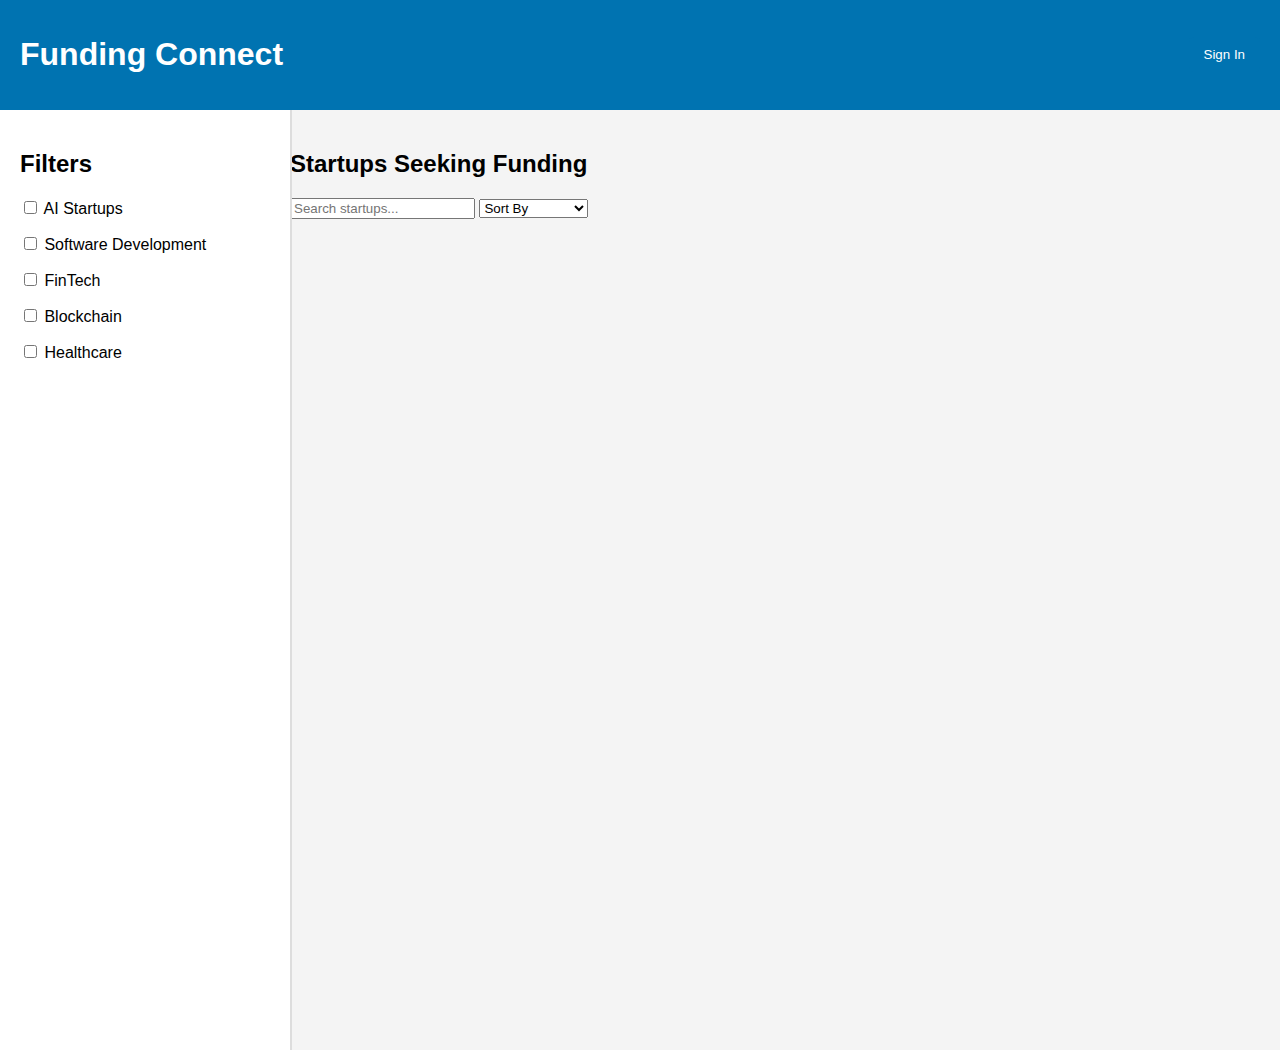
<file: funding.html>
<!DOCTYPE html>
<html lang="en">
<head>
    <meta charset="UTF-8">
    <meta name="viewport" content="width=device-width, initial-scale=1.0">
    <title>Funding Connect</title>
    <style>
        body {
            font-family: Arial, sans-serif;
            margin: 0;
            padding: 0;
            background-color: #f4f4f4;
            display: flex;
            flex-direction: column;
            height: 100vh;
        }
        ::-webkit-scrollbar{
            display: none;
        }
        header {
            background: #0073b1;
            color: #fff;
            padding: 15px 20px;
            display: flex;
            justify-content: space-between;
            align-items: center;
        }
        .container {
            display: flex;
            height: calc(100vh - 60px);
        }
        .sidebar {
            width: 250px;
            background: #fff;
            padding: 20px;
            border-right: 2px solid #ddd;
            position: fixed;
            height: 100%;
            overflow-y: auto;
        }
        .content {
            flex: 1;
            margin-left: 270px;
            padding: 20px;
            overflow-y: auto;
            height: 100vh;
        }
        .startup-card {
            background: #fff;
            padding: 15px;
            border-radius: 5px;
            box-shadow: 0 0 10px rgba(0, 0, 0, 0.1);
            margin-bottom: 15px;
        }
        button {
            background: #0073b1;
            color: white;
            padding: 10px 15px;
            border: none;
            cursor: pointer;
            border-radius: 5px;
        }
        button:hover {
            background: #005f8b;
        }
        .controls {
            margin-bottom: 15px;
        }
        
        @media (max-width: 768px) {
            .container {
                flex-direction: column;
            }
            .sidebar {
                position: relative;
                width: 100%;
                height: auto;
            }
            .content {
                margin-left: 0;
            }
        }
    </style>
</head>
<body>
    <header>
        <h1>Funding Connect</h1>
        <button onclick="signInWithGoogle()">Sign In</button>
    </header>
    
    <div class="container">
        <div class="sidebar">
            <h2>Filters</h2>
            <p><input type="checkbox" id="aiFilter" onclick="filterStartups()"> AI Startups</p>
            <p><input type="checkbox" id="softwareFilter" onclick="filterStartups()"> Software Development</p>
            <p><input type="checkbox" id="fintechFilter" onclick="filterStartups()"> FinTech</p>
            <p><input type="checkbox" id="blockchainFilter" onclick="filterStartups()"> Blockchain</p>
            <p><input type="checkbox" id="healthcareFilter" onclick="filterStartups()"> Healthcare</p>
        </div>
        
        <div class="content">
            <h2>Startups Seeking Funding</h2>
            <div class="controls">
                <input type="text" id="searchInput" placeholder="Search startups..." onkeyup="filterStartups()">
                <select id="sortSelect" onchange="filterStartups()">
                    <option value="">Sort By</option>
                    <option value="funding_stage">Funding Stage</option>
                    <option value="location">Location</option>
                </select>
            </div>
            <div id="startupsList"></div>
        </div>
    </div>
    
    <script>
        function signInWithGoogle() {
            alert("Google Sign-In coming soon!");
        }
        
        let allStartups = [];
        
        async function fetchStartups() {
            try {
                const response = await fetch('https://67ae21869e85da2f020c863f.mockapi.io/funding');
                allStartups = await response.json();
                displayStartups(allStartups);
            } catch (error) {
                console.error("Error fetching startups:", error);
            }
        }
        
        function displayStartups(startups) {
            const startupsList = document.getElementById("startupsList");
            startupsList.innerHTML = "";
            
            startups.forEach(startup => {
                const div = document.createElement("div");
                div.classList.add("startup-card");
                div.innerHTML = `<h3>${startup.name}</h3>
                                 <p>Industry: ${startup.industry}</p>
                                 <p>Funding Stage: ${startup.funding_stage}</p>
                                 <p>Location: ${startup.location}</p>
                                 <p>Seeking: ${startup.seeking}</p>`;
                startupsList.appendChild(div);
            });
        }
        
        function filterStartups() {
            const searchQuery = document.getElementById("searchInput").value.toLowerCase();
            const sortOption = document.getElementById("sortSelect").value;
            
            const aiChecked = document.getElementById("aiFilter").checked;
            const softwareChecked = document.getElementById("softwareFilter").checked;
            const fintechChecked = document.getElementById("fintechFilter").checked;
            const blockchainChecked = document.getElementById("blockchainFilter").checked;
            const healthcareChecked = document.getElementById("healthcareFilter").checked;
            
            let filteredStartups = allStartups.filter(startup => {
                if (aiChecked && startup.industry === "AI") return true;
                if (softwareChecked && startup.industry === "Software Development") return true;
                if (fintechChecked && startup.industry === "FinTech") return true;
                if (blockchainChecked && startup.industry === "Blockchain") return true;
                if (healthcareChecked && startup.industry === "Healthcare") return true;
                return !aiChecked && !softwareChecked && !fintechChecked && !blockchainChecked && !healthcareChecked;
            }).filter(startup => startup.name.toLowerCase().includes(searchQuery));
            
            if (sortOption) {
                filteredStartups.sort((a, b) => a[sortOption].localeCompare(b[sortOption]));
            }
            
            displayStartups(filteredStartups);
        }
        
        fetchStartups();
    </script>
</body>
</html>
</file>
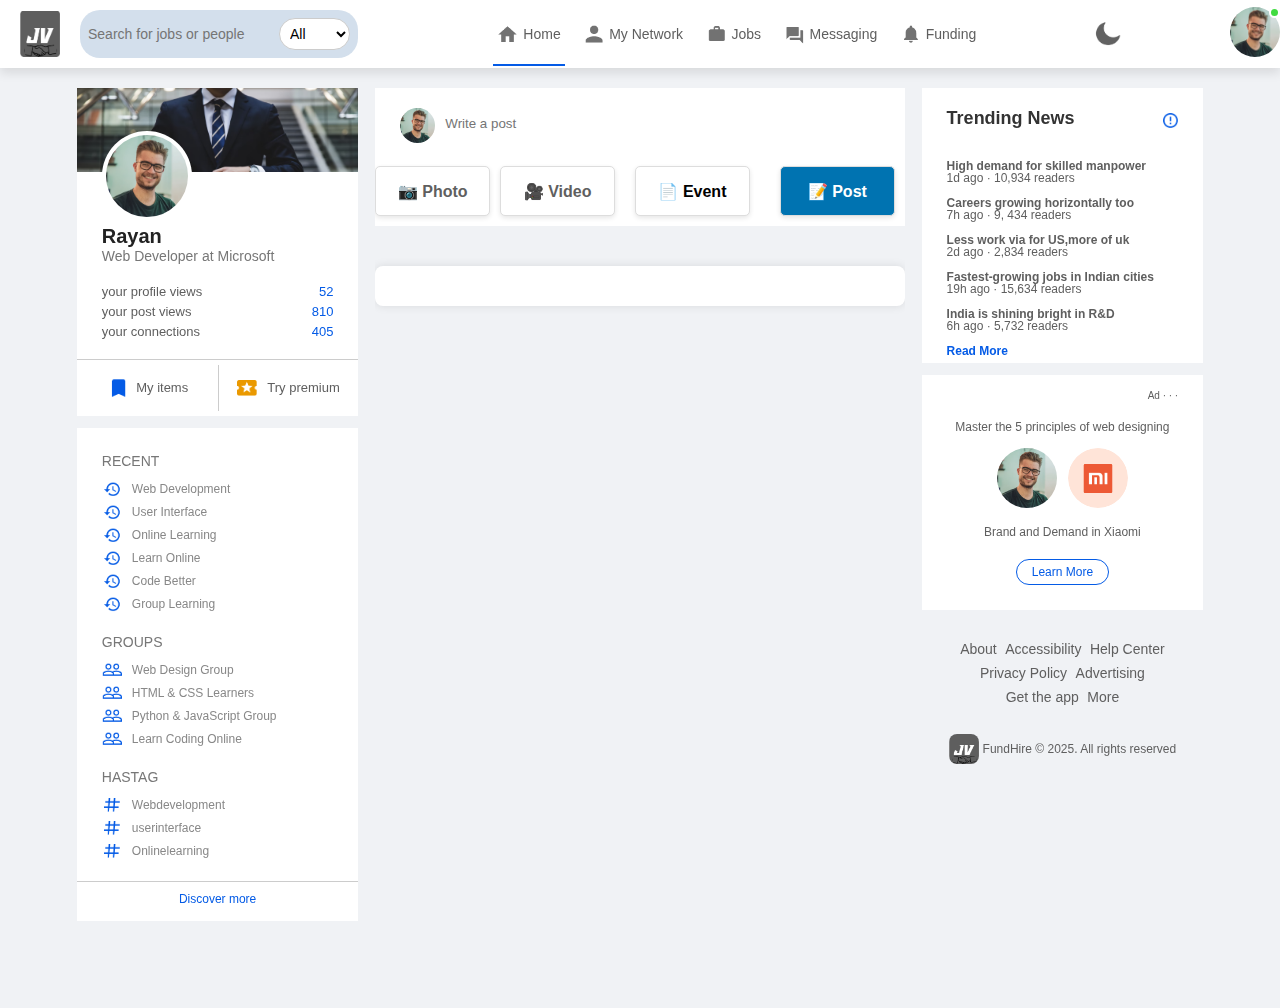
<file: homepage.html>
<!DOCTYPE html>
<html lang="en">
<head>
    <meta charset="UTF-8">
    <meta name="viewport" content="width=device-width, initial-scale=1.0">
    <title>JobVest</title>
    <link rel="stylesheet" href="./style.css">
</head>
<body>
   <nav class="navbar">
    <div class="nav">
      <img src="./images/logo1.png" alt="Logo" style="width: 40px;">
      <div class="search-container">
          <input type="text" id="searchInput" class="search-input" placeholder="Search for jobs or people">
          <select id="filterCategory" class="filter-select">
              <option value="all">All</option>
              <option value="users">Users</option>
              <option value="jobs">Jobs</option>
          </select>
      </div>
    </div>
    <div class="results-container" id="searchResults"></div>
    <div class="nav-mid">
        <ul>
            <li><a href="./homepage.html" class="activelink"><img src="./images/home.png" alt=""><span>Home</span></a></li>
            <li><a href="./network.html"><img src="./images/network.png" alt=""><span>My Network</span></a></li>
            <li><a href="./jobs.html"><img src="./images/jobs.png" alt=""><span>Jobs</span></a></li>
            <li><a href="./messaging.html"><img src="./images/message.png" alt=""><span>Messaging</span></a></li>
            <li><a href="./funding.html"><img src="./images/notification.png" alt=""><span>Funding</span></a></li>
        </ul>
    </div>
    <img src="./images/moon.png" id="icon">
    <div class="nav-right">
        <div class="online">
            <img src="./images/user-1.png" class="nav-profile-img" onclick="toggleMenu()" >
        </div>
    </div>
    <div class="profile" id="profileMenu">
      <div class="profile_menu">
        <div class="user-info">
          <img src="./images/user-1.png" alt="">
          <div>
            <h3>Rayan Walton</h3>
            <a href="profile.html">See your profile</a>
          </div>
        </div>
        <hr>
        <a href="" class="profilemenu_link">
        <img src="./images/feedback.png" alt="">
        <p>Give feedback</p>
        <span>></span></a>
        <a href="" class="profilemenu_link">
            <img src="./images/setting.png" alt="">
            <p>Settings & Privacy</p>
            <span>></span></a>
            <a href="" class="profilemenu_link">
              <img src="./images/help.png" alt="">
              <p>Help & Support</p>
              <span>></span></a>
              <a href="./index.html" class="profilemenu_link">
                <img src="./images/logout.png" alt="">
                <p>Logout</p>
                <span>></span></a>
      </div>
    </div>
   </nav>
   <div class="container">
    <div class="left-side"> 
      <div class="sidebar-profile-box">
        <img src="./images/cover-pic.png" width="100%">
        <div class="sidebar-profile-info">
          <img src="./images/user-1.png" alt="">
          <h1>Rayan</h1>
          <h3>Web Developer at Microsoft</h3>
          <ul>
            <li>your profile views <span>52</span></li>
            <li>your post views <span>810</span></li>
            <li>your connections <span>405</span></li>
          </ul>
        </div>
        <div class="sidebar-profile-link">
          <a href=""><img src="./images/items.png" alt="">My items</a>
          <a href="./trypremium.html"><img src="./images/premium.png" alt="">Try premium</a>
        </div>
      </div>
      <div class="sidebar-activity">
        <h3>RECENT</h3>
        <a href=""><img src="./images/recent.png" alt="">Web Development</a>
        <a href=""><img src="./images/recent.png" alt="">User Interface</a>
        <a href=""><img src="./images/recent.png" alt="">Online Learning</a>
        <a href=""><img src="./images/recent.png" alt="">Learn Online</a>
        <a href=""><img src="./images/recent.png" alt="">Code Better</a>
        <a href=""><img src="./images/recent.png" alt="">Group Learning</a>
        <h3>GROUPS</h3>
        <a href=""><img src="./images/group.png" alt="">Web Design Group</a>
        <a href=""><img src="./images/group.png" alt="">HTML & CSS Learners</a>
        <a href=""><img src="./images/group.png" alt="">Python & JavaScript Group</a>
        <a href=""><img src="./images/group.png" alt="">Learn Coding Online</a>
        <h3>HASTAG</h3>
        <a href=""><img src="./images/hashtag.png" alt="">Webdevelopment</a>
        <a href=""><img src="./images/hashtag.png" alt="">userinterface</a>
        <a href=""><img src="./images/hashtag.png" alt="">Onlinelearning</a>
        <div class="discover-more-link">
          <a href="">Discover more</a>
        </div>
      </div>
    </div>
    <div class="middle">
      <div class="create-post">
          <div class="create-post-input">
              <img id="current-user-pic" src="./images/user-1.png" alt="User Profile">
              <textarea id="post-text" rows="2" placeholder="Write a post"></textarea>
          </div>
          <div class="post-options">
              <label for="photo-upload" class="btn">
                  📷 Photo
                  <input type="file" id="photo-upload" accept="image/*" class="hidden-input">
              </label>
  
              <label for="video-upload" class="btn">
                  🎥 Video
                  <input type="file" id="video-upload" accept="video/*" class="hidden-input">
              </label>
  
              <button class="btn">📄 Event</button>
              <button id="post-btn" class="btn active">📝 Post</button> <!-- POST BUTTON -->
          </div>
      </div>
  
      <div class="feed-container">
          <div id="feed"></div> <!-- Posts will be added here dynamically -->
      </div>
  </div>
  
    <div class="right-side">
      <div class="sidebar-news">
        <img src="./images/more.png" class="info-icon">
        <h3>Trending News</h3>
        <a href="">High demand for skilled manpower</a>
        <span>1d ago &middot; 10,934 readers</span>
        <a href="">Careers growing horizontally too</a>
        <span>7h ago &middot; 9, 434 readers</span>
        <a href="">Less work via for US,more of uk</a>
        <span>2d ago &middot; 2,834 readers</span>
        <a href="">Fastest-growing jobs in Indian cities</a>
        <span>19h ago &middot; 15,634 readers</span>
        <a href="">India is shining bright in R&D </a>
        <span>6h ago &middot; 5,732 readers</span>
        <a href="" class="readmore">Read More</a>
      </div>
      <div class="sidebar-ad">
        <small>Ad &middot; &middot; &middot;</small>
        <p>Master the 5 principles of web designing</p>
        <div>
          <img src="./images/user-1.png" alt="">
          <img src="./images/mi-logo.png" alt="">
        </div>
        <b>Brand and Demand in Xiaomi</b>
        <a href="" class="ad-link">Learn More</a>
      </div>
      <div class="sidebar-useful">
        <a href="">About</a>
        <a href="">Accessibility</a>
        <a href="">Help Center</a>
        <a href="">Privacy Policy</a>
        <a href="">Advertising</a>
        <a href="">Get the app</a>
        <a href="">More</a>
      </div>
      <div class="copyright">
        <img src="./images/logo1.png" alt="">
        <p>FundHire &#169; 2025. All rights reserved</p>
      </div>
    </div>
   </div>
   <script>
    let darkbtn = document.getElementById("icon");
const body = document.body;

// Enable Dark Mode
function enableDarkMode() {
    body.classList.add("dark-mode");
    localStorage.setItem("dark-mode", "enabled");
    darkbtn.src = "./images/sun.png"; 
}

// Disable Dark Mode
function disableDarkMode() {
    body.classList.remove("dark-mode");
    localStorage.setItem("dark-mode", "disabled");
    darkbtn.src = "./images/moon.png"; 
}

// Check local storage for dark mode setting
if (localStorage.getItem("dark-mode") === "enabled") {
    enableDarkMode();
}

// Toggle Dark Mode on button click
darkbtn.addEventListener("click", () => {
    if (body.classList.contains("dark-mode")) {
        disableDarkMode();
    } else {
        enableDarkMode();
    }
});


  //-------feed----
  document.addEventListener("DOMContentLoaded", () => {
    const feedContainer = document.getElementById("feed");
    
    fetch("https://679cae8087618946e65305b2.mockapi.io/feed")
      .then((response) => response.json())
      .then((data) => {
        data.forEach((post) => {
          const postCard = document.createElement("div");
          postCard.classList.add("post-card");

          // Post media (image or video)
          let mediaContent = "";
          if (post.image) {
            mediaContent = `<img src="${post.image}" class="post-media">`;
          } else if (post.video) {
            mediaContent = `<video controls class="post-media"><source src="${post.video}" type="video/mp4"></video>`;
          }

          postCard.innerHTML = `
                        <div class="post-header">
                            <img src="${post.user?.profileImage}" alt="Profile" class="profile-img">
                            <div>
                                <h4>${post.user?.name || "Unknown User"}</h4>
                                <p>${post.user?.designation || "No Designation"}</p>
                            </div>
                        </div>
                        <p class="post-content">${post.content}</p>
                        ${mediaContent}
                        <div class="post-footer">
                            <button class="like-btn" data-post-id="${post.id}">
                                👍 <span class="like-count">${post.likes}</span> Likes
                            </button>
                            <span>💬 ${post.comments} Comments</span>
                        </div>
                    `;
          
          feedContainer.appendChild(postCard);

          // Like button functionality
          const likeButton = postCard.querySelector(".like-btn");
          const likeCount = likeButton.querySelector(".like-count");
          let hasLiked = false;

          likeButton.addEventListener("click", () => {
            if (!hasLiked) {
              hasLiked = true;
              likeCount.textContent = parseInt(likeCount.textContent) + 1;
              likeButton.disabled = true;
            }
          });
        });
      })
      .catch((error) => console.error("Error fetching feed:", error));
});



  document.addEventListener("DOMContentLoaded", function () {
    const postButton = document.querySelector(".post-options .active");
    const textArea = document.querySelector(".create-post-input textarea");
    const photoUpload = document.getElementById("photo-upload");
    const videoUpload = document.getElementById("video-upload");
    const feed = document.getElementById("feed");

    postButton.addEventListener("click", function () {
        const postText = textArea.value.trim();
        const photoFile = photoUpload.files[0];
        const videoFile = videoUpload.files[0];

        if (postText === "" && !photoFile && !videoFile) {
            alert("Post cannot be empty!");
            return;
        }

        // Create post container
        const postDiv = document.createElement("div");
        postDiv.classList.add("post");

        // Profile Picture (Fixed Smaller Size)
        let postContent = `
            <div class="post-header">
                <img src="./images/user-1.png" alt="User" class="profile-pic">
                <div class="user-info">
                    <strong>John Doe</strong>
                    <p>Software Engineer at Google</p>
                </div>
            </div>
            <p class="post-content">${postText}</p>
        `;

        // Handle Image Upload
        if (photoFile) {
            const photoURL = URL.createObjectURL(photoFile);
            postContent += `<img src="${photoURL}" alt="Post Image" class="post-media">`;
        }

        // Handle Video Upload
        if (videoFile) {
            const videoURL = URL.createObjectURL(videoFile);
            postContent += `
                <video controls class="post-media">
                    <source src="${videoURL}" type="${videoFile.type}">
                    Your browser does not support the video tag.
                </video>
            `;
        }

        // Add Like & Comment Section
        postContent += `
            <div class="post-actions">
                <button class="like-btn">👍 Like <span class="like-count">0</span></button>
                <button class="comment-btn">💬 Comment</button>
            </div>
            <div class="comment-section">
                <input type="text" class="comment-input" placeholder="Write a comment...">
                <button class="add-comment">Post</button>
                <div class="comments-list"></div>
            </div>
        `;

        postDiv.innerHTML = postContent;
        feed.prepend(postDiv);

        // Clear Inputs
        textArea.value = "";
        photoUpload.value = "";
        videoUpload.value = "";

        // Like Button Fix (Allow Only One Like)
        const likeButton = postDiv.querySelector(".like-btn");
        const likeCount = postDiv.querySelector(".like-count");
        let liked = false;

        likeButton.addEventListener("click", function () {
            if (!liked) {
                likeCount.textContent = parseInt(likeCount.textContent) + 1;
                likeButton.style.color = "blue";
                liked = true;
            }
        });

        // Comment Functionality
        const commentInput = postDiv.querySelector(".comment-input");
        const addCommentButton = postDiv.querySelector(".add-comment");
        const commentsList = postDiv.querySelector(".comments-list");

        addCommentButton.addEventListener("click", function () {
            const commentText = commentInput.value.trim();
            if (commentText !== "") {
                const comment = document.createElement("p");
                comment.classList.add("comment");
                comment.textContent = commentText;
                commentsList.appendChild(comment);
                commentInput.value = "";
            }
        });
    });
});

//------------------------------search--------------//
const searchInput = document.getElementById('searchInput');
        const filterCategory = document.getElementById('filterCategory');
        const searchResults = document.getElementById('searchResults');
        let debounceTimer;

        searchInput.addEventListener('input', () => {
            clearTimeout(debounceTimer);
            debounceTimer = setTimeout(fetchResults, 500);
        });

        filterCategory.addEventListener('change', fetchResults);

        async function fetchResults() {
            const query = searchInput.value.trim().toLowerCase();
            const category = filterCategory.value;
            searchResults.innerHTML = '';

            if (query.length < 2) {
                searchResults.style.display = 'none';
                return;
            }
            searchResults.style.display = 'block';

            try {
                const [users, jobs] = await Promise.all([
                    fetch('https://67ae21869e85da2f020c863f.mockapi.io/network').then(res => res.json()),
                    fetch('https://679cae8087618946e65305b2.mockapi.io/jobapplications').then(res => res.json())
                ]);

                let resultsHTML = '';

                if (category === 'all' || category === 'users') {
                    users.forEach(user => {
                        if (user.name?.toLowerCase().includes(query)) {
                            resultsHTML += `<div class="result-item" onclick="goToProfile('${user.id}')">
                                <img src="${user.profilePicture || 'https://via.placeholder.com/40'}" alt="Profile Pic"> 
                                <div>
                                    <strong>${user.name}</strong><br>
                                    <small>${user.jobTitle || 'No Title'}</small>
                                </div>
                            </div>`;
                        }
                    });
                }

                if (category === 'all' || category === 'jobs') {
                    jobs.forEach(job => {
                        if (job.jobTitle?.toLowerCase().includes(query)) {
                            resultsHTML += `<div class="result-item" onclick="viewJob('${job.id}')">
                                🏢 <strong>${job.jobTitle}</strong> at ${job.company || 'Unknown Company'}
                            </div>`;
                        }
                    });
                }

                searchResults.innerHTML = resultsHTML || '<div class="result-item">No results found</div>';
            } catch (error) {
                console.error("Error fetching data:", error);
                searchResults.innerHTML = '<div class="result-item">Error loading data</div>';
            }
        }

        function goToProfile(userId) {
            window.location.href = `network.html?id=${userId}`;
        }

        function viewJob(jobId) {
            window.location.href = `jobs.html?id=${jobId}`;
        }

        document.addEventListener('click', (e) => {
            if (!document.querySelector('.search-container').contains(e.target)) {
                searchResults.style.display = 'none';
            }
        });
  </script>
</body>
</html>
</file>
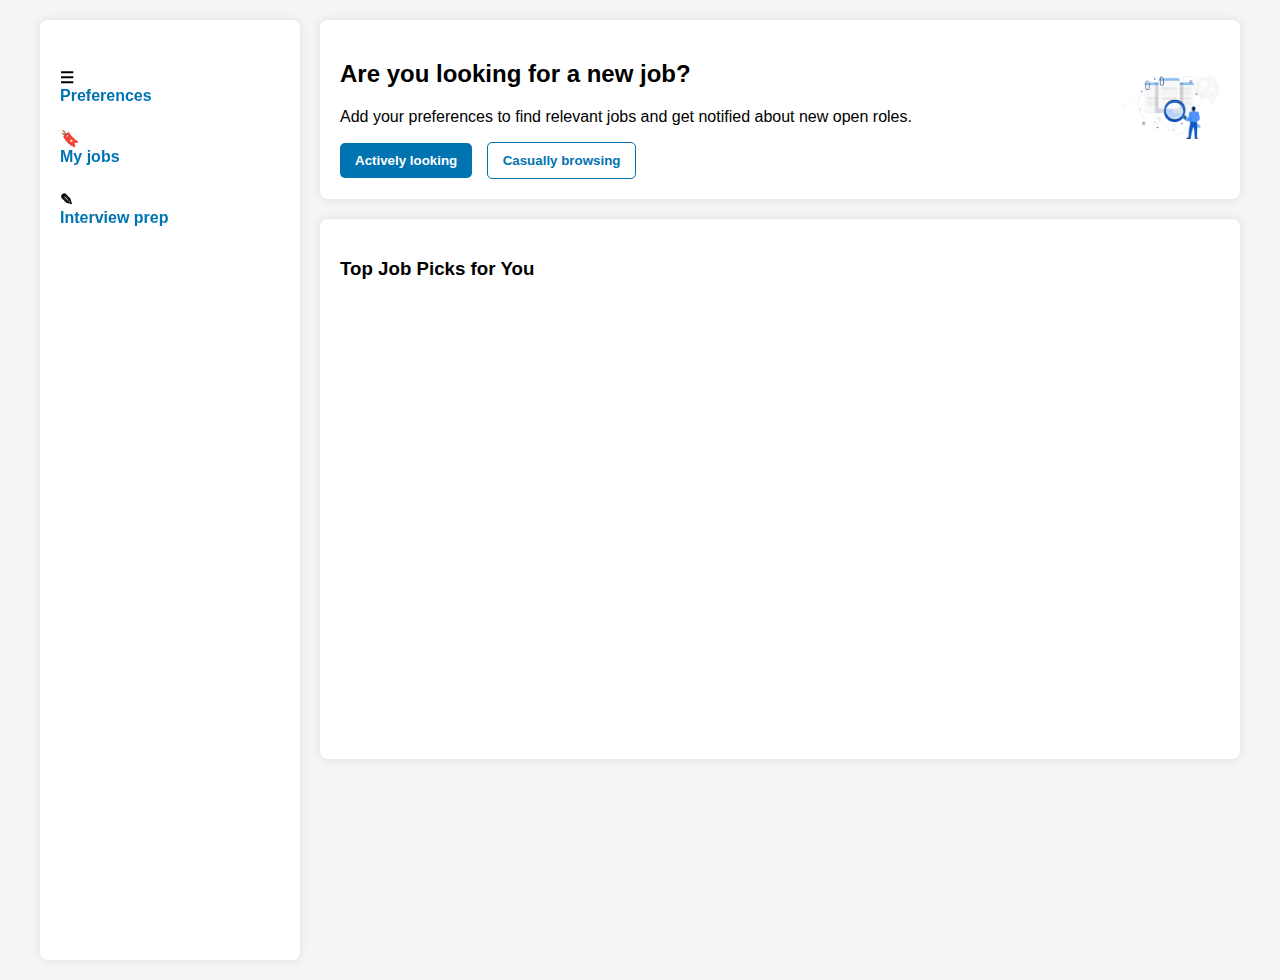
<file: jobs.html>
<!DOCTYPE html>
<html lang="en">
<head>
    <meta charset="UTF-8">
    <meta name="viewport" content="width=device-width, initial-scale=1.0">
    <title>Job Preferences UI</title>
    <style>
        body {
            font-family: Arial, sans-serif;
            margin: 0;
            padding: 0;
            background-color: #f5f5f5;
            display: flex;
        }
        .container {
            display: flex;
            max-width: 1200px;
            width: 100%;
            margin: auto;
            padding: 20px;
        }
        ::-webkit-scrollbar{
            display: none;
        }
        /* Sidebar - Sticky */
        .sidebar {
            width: 220px;
            height: 100vh;
            position: sticky;
            top: 0;
            background: white;
            padding: 20px;
            border-radius: 8px;
            box-shadow: 0 0 10px rgba(0, 0, 0, 0.1);
        }
        .sidebar ul {
            list-style: none;
            padding: 0;
        }
        .sidebar ul li {
            padding: 12px 0;
            font-weight: bold;
        }
        .sidebar a {
            text-decoration: none;
            color: #0073b1;
            font-weight: bold;
            display: flex;
            align-items: center;
        }
        .sidebar .menu-icon {
            margin-right: 10px;
        }

        /* Content Section */
        .content {
            flex: 1;
            margin-left: 20px;
            display: flex;
            flex-direction: column;
        }

        /* Job Alert Section */
        .job-alert {
            display: flex;
            justify-content: space-between;
            align-items: center;
            background: white;
            padding: 20px;
            border-radius: 8px;
            box-shadow: 0 0 10px rgba(0, 0, 0, 0.1);
        }
        .text-content {
            flex: 1;
        }
        .image-content img {
            max-width: 100px;
        }
        .active-btn, .browse-btn {
            padding: 10px 15px;
            border: none;
            border-radius: 5px;
            cursor: pointer;
            font-weight: bold;
        }
        .active-btn {
            background-color: #0073b1;
            color: white;
        }
        .browse-btn {
            background-color: white;
            border: 1px solid #0073b1;
            color: #0073b1;
            margin-left: 10px;
        }

        /* Scrollable Job Listings */
        .job-listings {
            margin-top: 20px;
            background: white;
            padding: 20px;
            border-radius: 8px;
            box-shadow: 0 0 10px rgba(0, 0, 0, 0.1);
            height: 500px;
            overflow-y: auto; 
        }
        .job-card {
            background: white;
            padding: 15px;
            border-radius: 8px;
            box-shadow: 0 0 10px rgba(0, 0, 0, 0.1);
            margin-bottom: 10px;
        }
        .job-card h4 {
            margin: 5px 0;
            color: #0073b1;
        }
        .job-card p {
            margin: 5px 0;
            color: #333;
        }
        .apply-btn {
            background-color: #0073b1;
            color: white;
            padding: 8px 12px;
            border: none;
            border-radius: 5px;
            cursor: pointer;
        }

        /* Responsive Design */
        @media (max-width: 768px) {
            .container {
                flex-direction: column;
            }
            .sidebar {
                width: 100%;
                height: auto;
                position: relative;
                margin-bottom: 20px;
            }
            .job-alert {
                flex-direction: column;
                align-items: center;
                text-align: center;
            }
            .image-content img {
                margin-top: 10px;
            }
            .job-listings {
                height: auto;
            }
        }
    </style>
</head>
<body>
    <div class="container">
        <!-- Sidebar (Sticky) -->
        <div class="sidebar">
            <ul>
                <li><span class="menu-icon">&#9776;</span> <a href="#">Preferences</a></li>
                <li><span class="menu-icon">&#128278;</span><a href="#">My jobs</a></li>
                <li><span class="menu-icon">&#9998;</span><a href="#">Interview prep</a></li>
            </ul>
        </div>

        <!-- Main Content -->
        <div class="content">
            <div class="job-alert">
                <div class="text-content">
                    <h2>Are you looking for a new job?</h2>
                    <p>Add your preferences to find relevant jobs and get notified about new open roles.</p>
                    <button class="active-btn">Actively looking</button>
                    <button class="browse-btn">Casually browsing</button>
                </div>
                <div class="image-content">
                    <img src="./images/job.png" alt="Job search illustration">
                </div>
            </div>

            <!-- Job Listings Section (Scrollable) -->
            <div class="job-listings" id="jobListings">
                <h3>Top Job Picks for You</h3>
            </div>
        </div>
    </div>

    <script>
        function fetchJobs() {
            fetch('https://679cae8087618946e65305b2.mockapi.io/jobapplications')
                .then(response => response.json())
                .then(jobs => {
                    const jobListings = document.getElementById('jobListings');
        
                    jobs.forEach(({ jobTitle, company, location, salary, jobDescription }) => {
                        jobListings.innerHTML += `
                            <div class="job-card">
                                <h4>${jobTitle}</h4>
                                <p><strong>Company:</strong> ${company}</p>
                                <p><strong>Location:</strong> ${location}</p>
                                <p><strong>Salary:</strong> ${salary}</p>
                                <p>${jobDescription}</p>
                                <button class="apply-btn">Apply Now</button>
                            </div>
                        `;
                    });
                })
                .catch(error => {
                    console.error('Error fetching job data:', error);
                });
        }
        
        // Fetch jobs on page load
        fetchJobs();
        
    </script>
</body>
</html>
</file>
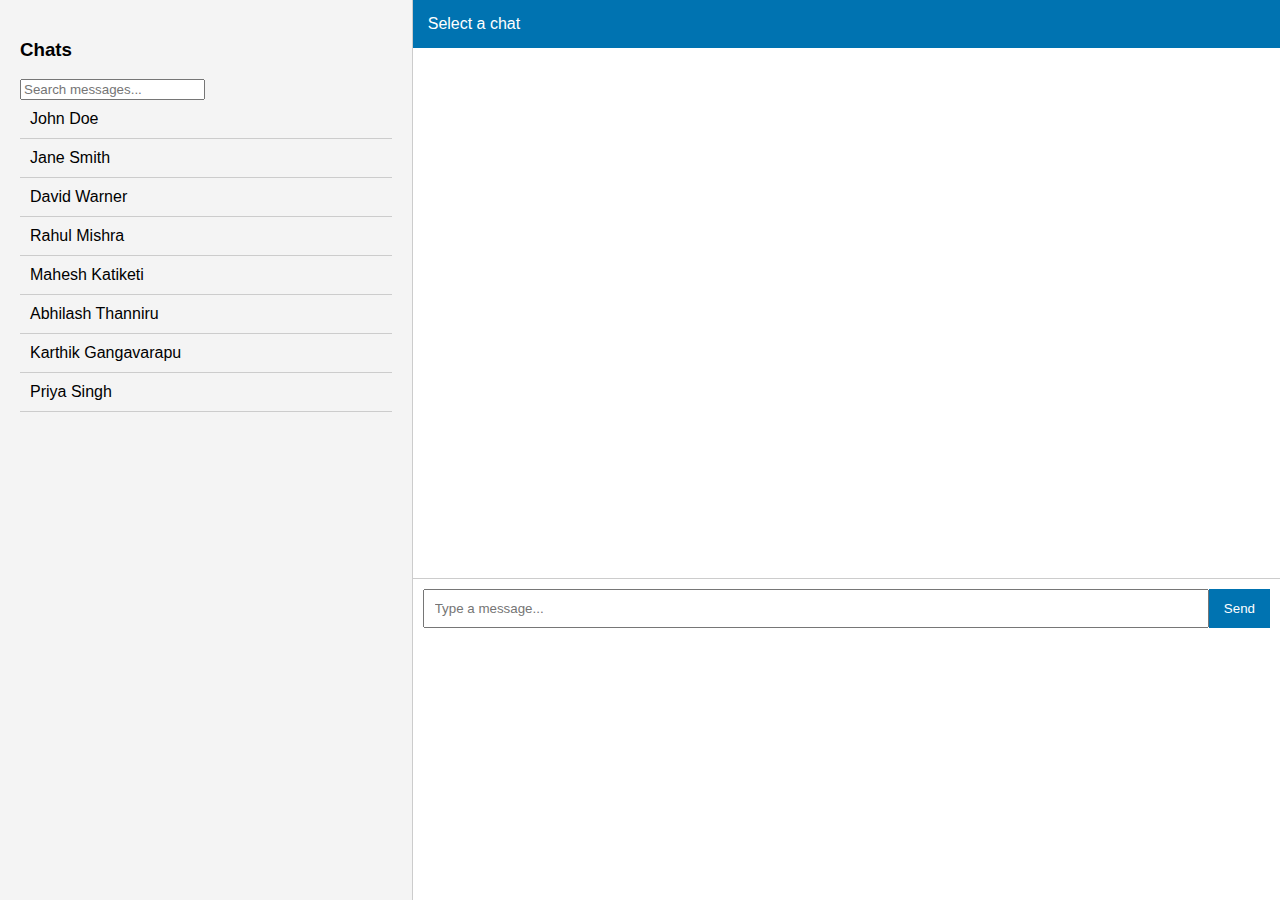
<file: messaging.html>
<!DOCTYPE html>
<html lang="en">
<head>
    <meta charset="UTF-8">
    <meta name="viewport" content="width=device-width, initial-scale=1.0">
    <title>LinkedIn Messaging</title>
    <style>
        body {
            font-family: Arial, sans-serif;
            display: flex;
            height: 100vh;
            margin: 0;
        }
        .sidebar {
            width: 30%;
            background: #f4f4f4;
            padding: 20px;
            overflow-y: auto;
        }
        .chat-container {
            width: 70%;
            display: flex;
            flex-direction: column;
            border-left: 1px solid #ccc;
        }
        .chat-header {
            background: #0073b1;
            color: white;
            padding: 15px;
        }
        .chat-box {
            flex: 1;
            overflow-y: auto;
            padding: 15px;
            display: flex;
            flex-direction: column;
            max-height: 500px;
        }
        .chat-input {
            display: flex;
            padding: 10px;
            border-top: 1px solid #ccc;
        }
        .chat-input input {
            flex: 1;
            padding: 10px;
        }
        .chat-input button {
            background: #0073b1;
            color: white;
            border: none;
            padding: 10px 15px;
            cursor: pointer;
        }
        .message {
            max-width: 70%;
            padding: 8px 12px;
            margin: 5px 0;
            border-radius: 10px;
            word-wrap: break-word;
        }
        .sent { background: #0073b1; color: white; align-self: flex-end; }
        .received { background: #e0e0e0; color: black; align-self: flex-start; }
        .chat { padding: 10px; cursor: pointer; border-bottom: 1px solid #ccc; }
        .chat:hover { background: #ddd; }
    </style>
</head>
<body>
    <div class="sidebar">
        <h3>Chats</h3>
        <input type="text" id="search" placeholder="Search messages...">
        <div id="chat-list">
            <div class="chat" onclick="openChat('John Doe')">John Doe</div>
            <div class="chat" onclick="openChat('Jane Smith')">Jane Smith</div>
            <div class="chat" onclick="openChat('David')">David Warner</div>
            <div class="chat" onclick="openChat('Rahul')">Rahul Mishra</div>
            <div class="chat" onclick="openChat('Mahesh')">Mahesh Katiketi</div>
            <div class="chat" onclick="openChat('Abhilash')">Abhilash Thanniru</div>
            <div class="chat" onclick="openChat('Karthil')">Karthik Gangavarapu</div>
            <div class="chat" onclick="openChat('Priya')">Priya Singh</div>

        </div>
    </div>
    <div class="chat-container">
        <div class="chat-header" id="chat-header">Select a chat</div>
        <div class="chat-box" id="chat-box"></div>
        <div class="chat-input">
            <input type="text" id="message-input" placeholder="Type a message...">
            <button onclick="sendMessage()">Send</button>
        </div>
    </div>

    <script>
        let activeChat = "";
        let chatHistory = {};

        function openChat(name) {
            activeChat = name;
            document.getElementById("chat-header").innerText = name;
            document.getElementById("chat-box").innerHTML = "";
            if (chatHistory[name]) {
                chatHistory[name].forEach(msg => {
                    displayMessage(msg.text, msg.type);
                });
            }
        }

        function sendMessage() {
            if (!activeChat) return alert("Select a chat first!");
            const messageInput = document.getElementById("message-input");
            const messageText = messageInput.value.trim();
            if (messageText === "") return;
            
            const message = { text: messageText, type: "sent" };
            chatHistory[activeChat] = chatHistory[activeChat] || [];
            chatHistory[activeChat].push(message);
            displayMessage(messageText, "sent");
            messageInput.value = "";
            
            setTimeout(() => receiveMessage(), 1000);
        }

        function receiveMessage() {
            if (!activeChat) return;
            const responses = ["Got it!", "Let's discuss further.", "I will check and get back to you."];
            const responseText = responses[Math.floor(Math.random() * responses.length)];
            const message = { text: responseText, type: "received" };
            chatHistory[activeChat].push(message);
            displayMessage(responseText, "received");
        }

        function displayMessage(text, type) {
            const chatBox = document.getElementById("chat-box");
            const messageElement = document.createElement("div");
            messageElement.classList.add("message", type);
            messageElement.innerText = text;
            chatBox.appendChild(messageElement);
            chatBox.scrollTop = chatBox.scrollHeight;
        }
    </script>
</body>
</html>
</file>
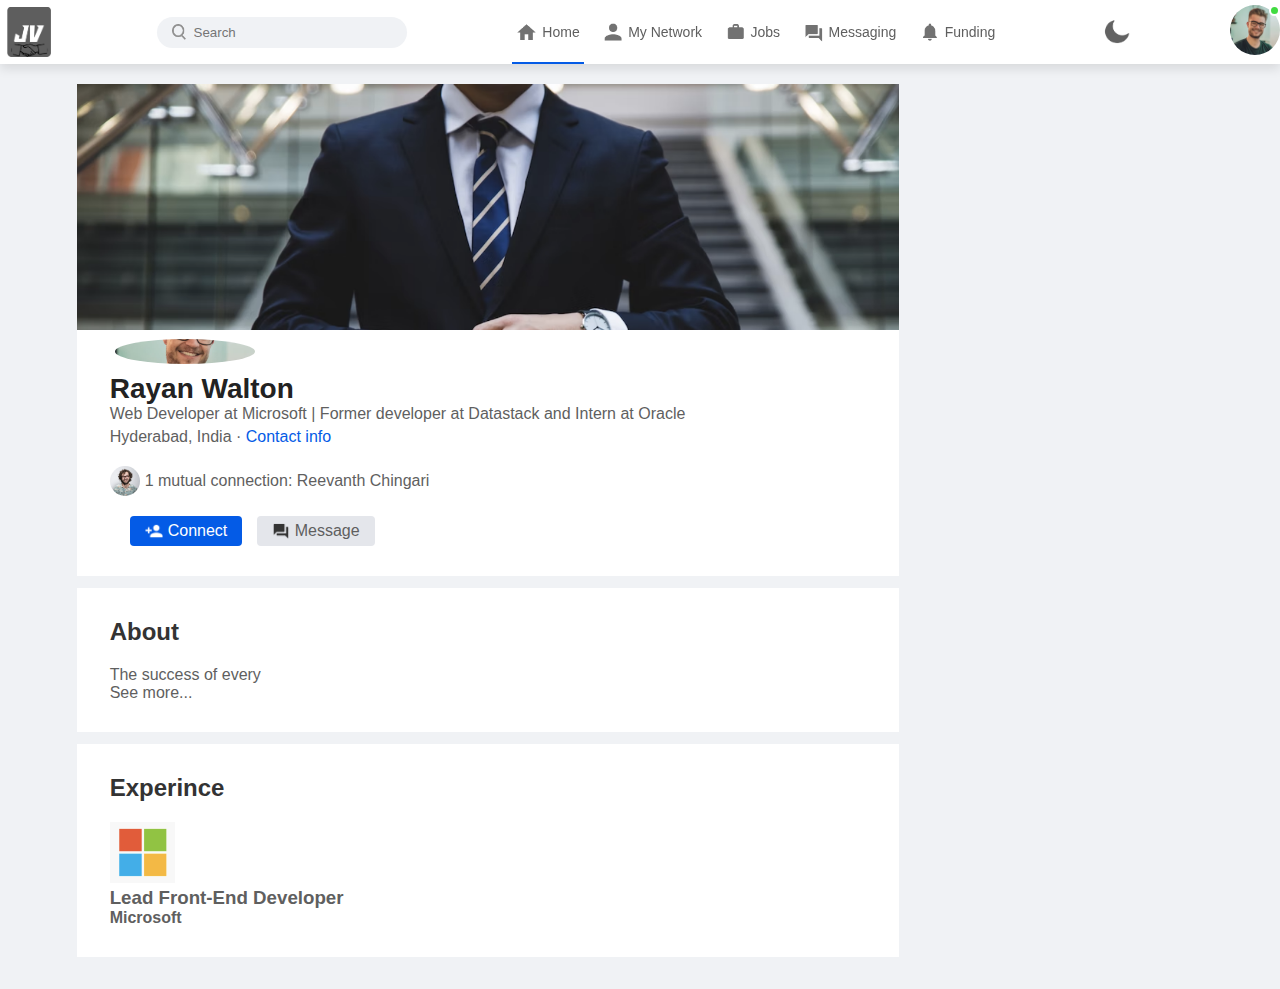
<file: profile.html>
<!DOCTYPE html>
<html lang="en">
<head>
    <meta charset="UTF-8">
    <meta name="viewport" content="width=device-width, initial-scale=1.0">
    <title>JobVest</title>
    <link rel="stylesheet" href="./style.css">
</head>
<body>
   <nav class="navbar">
    <div class="logo"><a href="homepage.html"><img src="./images/logo1.png" alt=""></a></div>
    <div class="search-box"><img src="./images/search.png" alt="">
    <input type="text" placeholder="Search"></div>
    <div class="nav-mid">
        <ul>
            <li><a href="" class="activelink"><img src="./images/home.png" alt=""><span>Home</span></a></li>
            <li><a href=""><img src="./images/network.png" alt=""><span>My Network</span></a></li>
            <li><a href=""><img src="./images/jobs.png" alt=""><span>Jobs</span></a></li>
            <li><a href=""><img src="./images/message.png" alt=""><span>Messaging</span></a></li>
            <li><a href=""><img src="./images/notification.png" alt=""><span>Funding</span></a></li>
        </ul>
    </div>
    <img src="./images/moon.png" id="icon">
    <div class="nav-right">
        <div class="online">
            <img src="./images/user-1.png" alt="user-img" onclick="toggleMenu()" >
        </div>
    </div>
    <div class="profile" id="profileMenu">
      <div class="profile_menu">
        <div class="user-info">
          <img src="./images/user-1.png" alt="">
          <div>
            <h3>Rayan Walton</h3>
            <a href="">See your profile</a>
          </div>
        </div>
        <hr>
        <a href="" class="profilemenu_link">
        <img src="./images/feedback.png" alt="">
        <p>Give feedback</p>
        <span>></span></a>
        <a href="" class="profilemenu_link">
            <img src="./images/setting.png" alt="">
            <p>Settings & Privacy</p>
            <span>></span></a>
            <a href="" class="profilemenu_link">
              <img src="./images/help.png" alt="">
              <p>Help & Support</p>
              <span>></span></a>
              <a href="" class="profilemenu_link">
                <img src="./images/logout.png" alt="">
                <p>Logout</p>
                <span>></span></a>
      </div>
    </div>
   </nav>
   <div class="container">
    <div class="profile-main">
        <div class="profile-container">
            <img src="./images/cover-pic.png" width="100%">
            <div class="profile-container-inner">
                <img src="images/user-1.png" class="profile-pic">
                <h1>Rayan Walton</h1>
                <b>Web Developer at Microsoft | Former developer at Datastack and Intern at Oracle</b>
                <p>Hyderabad, India &middot; <a href="">Contact info</a></p>
                <div class="mutual-connection">
                    <img src="images/user-2.png" alt="">
                    <span>1 mutual connection: Reevanth Chingari</span>
                </div>
                <div class="profile-btn">
                    <a href="" class="primary-btn"><img src="images/connect.png" alt="">Connect</a>
                    <a href=""><img src="images/chat.png" alt="">Message</a>
                   
                </div>
            </div>
        </div>
        <div class="profile-description">
            <h2>About</h2>
            <p>The success of every </p>
            <a href=""class="see-more">See more...</a>
        </div>
        <div class="profile-description">
            <h2>Experince</h2>
            <div class="profile-desc-row">
                <img src="images/microsoft.png" alt="">
                <div>
                    <h3>Lead Front-End Developer</h3>
                    <b>Microsoft</b>
                </div>
            </div>
        </div>



    </div>
<!-- -------profile-sidebar----- -->
    <div class="profile-sidebar"></div>
   </div>
  
   <script>
    function toggleMenu() {
        let profileMenu = document.getElementById("profileMenu");
        profileMenu.classList.toggle("open_menu");
    }
   </script>
</body>
</html>
</file>
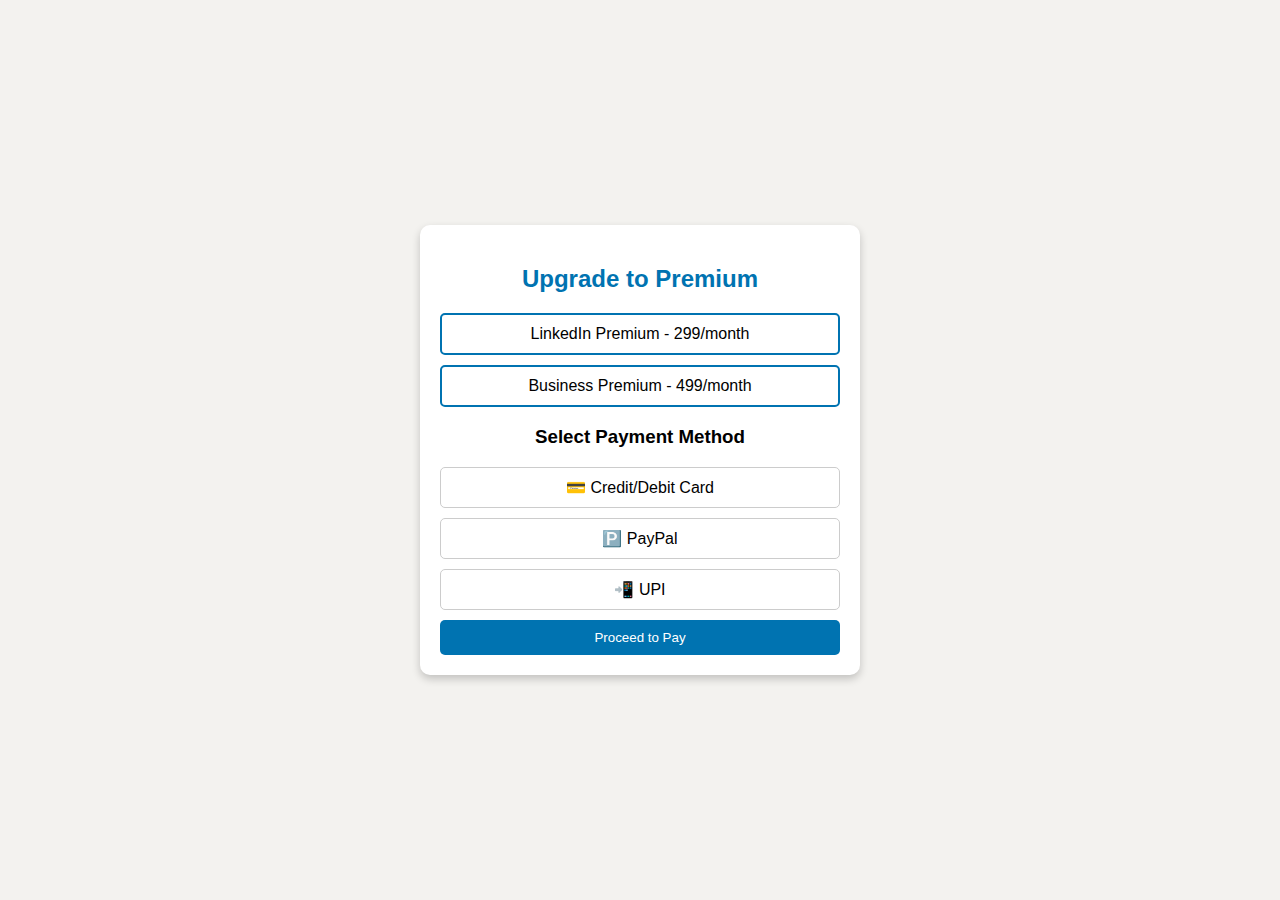
<file: trypremium.html>
<!DOCTYPE html>
<html lang="en">
<head>
    <meta charset="UTF-8">
    <meta name="viewport" content="width=device-width, initial-scale=1.0">
    <title>Try Premium - LinkedIn Clone</title>
    <style>
        body {
            font-family: Arial, sans-serif;
            background-color: #f3f2ef;
            margin: 0;
            padding: 0;
            display: flex;
            justify-content: center;
            align-items: center;
            height: 100vh;
        }
        .container {
            background: white;
            padding: 20px;
            border-radius: 10px;
            box-shadow: 0 4px 8px rgba(0, 0, 0, 0.2);
            width: 400px;
            text-align: center;
        }
        h2 {
            color: #0073b1;
        }
        .plan {
            padding: 10px;
            border: 2px solid #0073b1;
            border-radius: 5px;
            margin: 10px 0;
            cursor: pointer;
        }
        .plan:hover {
            background: #0073b1;
            color: white;
        }
        .payment-options {
            display: flex;
            flex-direction: column;
            gap: 10px;
        }
        .payment-option {
            padding: 10px;
            border: 1px solid #ccc;
            border-radius: 5px;
            cursor: pointer;
        }
        .payment-option:hover {
            background: #e0e0e0;
        }
        button {
            background: #0073b1;
            color: white;
            border: none;
            padding: 10px;
            width: 100%;
            border-radius: 5px;
            cursor: pointer;
            margin-top: 10px;
        }
        button:hover {
            background: #005f8a;
        }
    </style>
</head>
<body>
    <div class="container">
        <h2>Upgrade to Premium</h2>
        <div class="plan">LinkedIn Premium - 299/month</div>
        <div class="plan">Business Premium - 499/month</div>
        
        <h3>Select Payment Method</h3>
        <div class="payment-options">
            <div class="payment-option">💳 Credit/Debit Card</div>
            <div class="payment-option">🅿️ PayPal</div>
            <div class="payment-option">📲 UPI</div>
        </div>
        
        <button onclick="confirmPayment()">Proceed to Pay</button>
    </div>

    <script>
        function confirmPayment() {
            alert("Redirecting to secure payment gateway...");
            // Here, you can integrate a real payment gateway API like Stripe, Razorpay, or PayPal.
        }
    </script>
</body>
</html>
</file>
<file: style.css>
* {
  margin: 0%;
  padding: 0%;
  box-sizing: border-box;
  font-family: "poppins", sans-serif;
}
body {
  background: #f0f2f5;
  color: #5f5f5f;
}
a {
  text-decoration: none;
  color: #5f5f5f;
}
::-webkit-scrollbar {
  display: none;
}

/* -----------navbar-------- */
.logo img {
  height: 60px;
  border-radius: 8px;
  padding: 5px;
  margin: 2px;
  display: block;
}
.navbar {
  display: flex;
  justify-content: space-between;
  align-items: center;
  background-color: #fff;
  position: sticky;
  top: 0;
  z-index: 100;
  box-shadow: 0px 5px 10px rgba(0, 0, 0, 0.1);
}
.search-box {
  background: #f0f2f5;
  width: 250px;
  border-radius: 20px;
  display: flex;
  align-items: center;
  padding: 0 15px;
}
.search-box img {
  width: 14px;
}
.search-box input {
  width: 100%;
  background: transparent;
  padding: 8px;
  outline: none;
  border: 0;
}
.nav-mid ul li {
  list-style: none;
  display: inline-block;
}
.nav-mid ul li a {
  display: flex;
  align-items: center;
  font-size: 14px;
  margin: 5px;
  padding: 2px;
  position: relative;
}
.nav-mid ul li a img {
  width: 30px;
}
.nav-mid ul li a::after {
  content: "";
  width: 0;
  height: 2px;
  background: #045be6;
  position: absolute;
  bottom: -15px;
  transition: width 0.3s;
}
.nav-mid ul li a:hover::after,
.nav-mid ul li a.activelink::after {
  width: 100%;
}

.nav-right img {
  border-radius: 50%;
  height: 50px;
  position: relative;
  cursor: pointer;
}
.online {
  position: relative;
}
.online::after {
  content: "";
  width: 7px;
  height: 7px;
  border: 2px solid #fff;
  border-radius: 50%;
  right: 0px;
  top: 0px;
  background: #41db41;
  position: absolute;
}
.container {
  padding: 20px 6%;
  display: flex;
  flex-wrap: wrap;
  justify-content: space-between;
}
/* -------------------------search-style------------ */
.nav {
  display: flex;
  align-items: center;
  background: white;
  padding: 10px 20px;
}
.search-container {
  display: flex;
  align-items: center;
  background: #d3dfec;
  border-radius: 20px;
  padding: 8px;
  flex: 1;
  max-width: 400px;
  margin-left: 20px;
}
.search-input {
  border: none;
  outline: none;
  background: none;
  width: 100%;
  font-size: 14px;
}
.filter-select {
  margin-left: 10px;
  padding: 6px;
  border-radius: 20px;
  border: 1px solid #ccc;
  font-size: 14px;
  background: white;
  cursor: pointer;
}
.results-container {
  position: absolute;
  top: 55px;
  left: 20px;
  width: 400px;
  background: white;
  border-radius: 5px;
  box-shadow: 0 2px 5px rgba(0, 0, 0, 0.1);
  display: none;
  max-height: 300px;
  overflow-y: auto;
  z-index: 1000;
}
.result-item {
  padding: 10px;
  cursor: pointer;
  border-bottom: 1px solid #ddd;
  display: flex;
  align-items: center;
}
.result-item:hover {
  background: #f0f0f0;
}
.result-item img {
  width: 35px;
  height: 35px;
  border-radius: 50%;
  margin-right: 10px;
}
/* -------------------------left-side---------- */
.left-side {
  flex-basis: 25%;
  align-items: flex-start;
  position: sticky;
  top: 73px;
  height: 100vh;
  overflow-y: auto;
}
.sidebar-profile-box {
  background: #fff;
}
.sidebar-profile-info {
  padding: 0 25px;
}
.sidebar-profile-info img {
  width: 90px;
  border-radius: 50%;
  background: #fff;
  padding: 4px;
  margin-top: -45px;
}
.sidebar-profile-info h1 {
  font-size: 20px;
  font-weight: 600;
  color: #222;
}
.sidebar-profile-info h3 {
  font-size: 14px;
  font-weight: 500;
  color: #777;
}
.sidebar-profile-info ul {
  list-style: none;
  margin: 20px 0;
}
.sidebar-profile-info ul li {
  width: 100%;
  margin: 5px 0;
  font-size: 13px;
}
.sidebar-profile-info ul li span {
  float: right;
  color: #045be6;
}
.sidebar-profile-link {
  display: flex;
  align-items: center;
  border-top: 1px solid #ccc;
}
.sidebar-profile-link a {
  flex-basis: 50%;
  display: flex;
  align-items: center;
  justify-content: center;
  padding: 15px 0;
  font-size: 13px;
  border-left: 1px solid #ccc;
}
.sidebar-profile-link a:first-child {
  border-left: 0;
}
.sidebar-profile-link a img {
  width: 20px;
  margin-right: 10px;
}
.sidebar-activity {
  background: #fff;
  padding: 5px 25px;
  margin: 12px 0;
}
.sidebar-activity h3 {
  color: #777;
  font-size: 14px;
  font-weight: 500;
  margin: 20px 0 10px;
}
.sidebar-activity a {
  display: flex;
  align-items: center;
  font-size: 12px;
  font-weight: 500;
  color: #888;
  margin: 3px 0;
}
.sidebar-activity a img {
  width: 20px;
  margin-right: 10px;
}
.discover-more-link {
  border-top: 1px solid #ccc;
  text-align: center;
  margin-top: 20px;
  margin-left: -25px;
  margin-right: -25px;
}
.discover-more-link a {
  color: #045be6;
  display: inline-block;
  margin: 10px;
}
/* ---------------------right-side------------ */
.right-side {
  flex-basis: 25%;
  align-items: flex-start;
  position: sticky;
  top: 73px;
  height: 100vh;
  overflow-y: auto;
}
.sidebar-news {
  background: #fff;
  padding: 10px 25px;
}
.info-icon {
  width: 15px;
  float: right;
  margin-top: 15px;
}
.sidebar-news h3 {
  font-size: 18px;
  font-weight: 600;
  color: #333;
  margin: 10px 0 30px;
}
.sidebar-news a {
  display: block;
  font-size: 12px;
  font-weight: 600;
  margin-top: 10px;
  margin-bottom: -5px;
}
.sidebar-news span {
  font-size: 12px;
}
.readmore {
  font-size: 10px;
  color: #045be6;
  font-weight: 500;
  margin: 20px 0 10px;
}
.sidebar-ad {
  background: #fff;
  padding: 15px 25px;
  text-align: center;
  margin: 12px 0;
  font-size: 12px;
}
.sidebar-ad img {
  width: 60px;
  border-radius: 50%;
  margin: 4px;
}
.sidebar-ad small {
  float: right;
  font-weight: 500;
}
.sidebar-ad p {
  margin-top: 30px;
  margin-bottom: 10px;
}
.sidebar-ad b {
  display: block;
  font-weight: 500;
  margin-top: 10px;
}
.ad-link {
  display: inline-block;
  border: 1px solid #045be6;
  border-radius: 30px;
  padding: 5px 15px;
  color: #045be6;
  font-weight: 500;
  margin: 20px auto 10px;
}
.sidebar-useful {
  padding: 15px 25px;
  text-align: center;
}
.sidebar-useful a {
  display: inline-block;
  font-size: 14px;
  margin: 4px 2px;
}
.copyright {
  display: flex;
  align-items: center;
  justify-content: center;
  font-size: 12px;
  margin-top: 10px;
  font-weight: 500;
}
.copyright img {
  width: 30px;
  margin-right: 4px;
  border-radius: 8px;
  height: 30px;
}

/* --------------------------middle------------ */
.middle {
  flex-basis: 47%;
  overflow-y: auto;
  max-height: 100vh;
}
.create-post {
  background: #fff;
}
.create-post-input {
  padding: 20px 25px 10px;
  display: flex;
  align-items: flex-start;
}
.create-post-input img {
  width: 35px;
  border-radius: 50%;
  margin-right: 10px;
}
.create-post button {
  padding: 10px;
  margin: 10px;
  width: 90px;
}

.create-post-input textarea {
  width: 100%;
  border: 0;
  outline: 0;
  resize: none;
  background: transparent;
  margin-top: 8px;
}

::placeholder {
  font-weight: 500;
}
.createpost-link {
  display: flex;
  align-items: flex-start;
}
.createpost-link li {
  list-style: none;
  border-top: 1px solid #ccc;
  border-right: 1px solid #ccc;
  flex-basis: 25%;
  height: 40px;
  font-size: 13px;
  display: flex;
  align-items: center;
  justify-content: center;
  cursor: pointer;
}
.createpost-link img {
  width: 15px;
  margin-right: 5px;
}
.createpost-link li:last-child {
  background: #045be6;
  color: #fff;
  border-top: 0;
  border-right: 0;
}
#icon {
  height: 30px;
  width: 30px;
  cursor: pointer;
}
.post {
  background: white;
  padding: 15px;
  border-radius: 10px;
  box-shadow: 0 2px 5px rgba(0, 0, 0, 0.1);
  margin-bottom: 15px;
}

.post-header {
  display: flex;
  align-items: center;
}
.profile-pic {
  width: 35px;
  height: 35px;
  border-radius: 50%;
  object-fit: cover;
  margin-right: 10px;
}

.post-actions .like-btn {
  border: none;
  background: none;
  cursor: pointer;
  color: gray;
  font-size: 16px;
}

.post-actions .like-btn:hover {
  color: blue;
}

.feed-post {
  background: #fff;
  padding: 10px;
  border-radius: 8px;
  margin-top: 10px;
  box-shadow: 0 2px 5px rgba(0, 0, 0, 0.1);
}

.post-header {
  display: flex;
  align-items: center;
  margin-bottom: 10px;
}

.user-info {
  font-size: 14px;
  color: #333;
}

.post-media {
  width: 100%;
  border-radius: 5px;
  margin-top: 10px;
}

.post-actions {
  display: flex;
  justify-content: space-between;
  margin-top: 10px;
}

.post-actions button {
  background: none;
  border: none;
  cursor: pointer;
  color: #0073b1;
  font-size: 14px;
}

/* Comment Section */
.comment-section {
  margin-top: 10px;
}

.comment-input {
  width: 80%;
  padding: 5px;
  border-radius: 5px;
  border: 1px solid #ccc;
}

.add-comment {
  background-color: #0073b1;
  color: white;
  padding: 5px;
  border-radius: 5px;
  cursor: pointer;
}

.comments-list {
  margin-top: 10px;
}

.comment {
  font-size: 14px;
  margin-top: 5px;
}
/* -------buttons feed ------ */
.post-options {
  display: flex;
  justify-content: space-between;
  align-items: center;
  gap: 10px;
  flex-wrap: wrap;
}

/* Common button styles */
.btn {
  flex: 1;
  max-width: 150px;
  height: 50px;
  padding: 10px;
  font-size: 16px;
  font-weight: bold;
  text-align: center;
  border: 1px solid #ddd;
  background: #fff;
  cursor: pointer;
  border-radius: 5px;
  display: flex;
  align-items: center;
  justify-content: center;
  gap: 5px;
  box-shadow: 0px 2px 5px rgba(0, 0, 0, 0.1);
}

/* Hidden file input */
.hidden-input {
  display: none;
}
.like-btn {
  cursor: pointer;
  color: blue;
  border: none;
  background: none;
  font-size: 16px;
  margin-right: 10px;
}
.post-footer {
  margin-top: 10px;
}
/* Active button */
.btn.active {
  background: #0073b1;
  color: white;
}

/* Responsive Design */
@media (max-width: 600px) {
  .post-options {
    flex-direction: column;
    align-items: center;
  }

  .btn {
    width: 100%;
    max-width: none;
  }
}
/* Loader covers full screen */
#loader {
  position: fixed;
  width: 100%;
  height: 100vh;
  background: white;
  z-index: 9999;
}
/* -----darkmode----- */
/* General Dark Mode */
.dark-mode {
  background-color: #121212;
  color: #ffffff;
  transition: background 0.3s, color 0.3s;
}

/* Navbar */
.dark-mode .navbar {
  background-color: #1e1e1e !important;
  box-shadow: 0px 5px 10px rgba(255, 255, 255, 0.1);
}

/* Search Box */
.dark-mode .search-container {
  background: #333 !important;
  color: #fff;
  border-radius: 5px;
}

.dark-mode .search-input {
  background: none !important;
  color: #fff !important;
  border: none;
}

/* Sidebar */
.dark-mode .sidebar-profile-box,
.dark-mode .sidebar-news,
.dark-mode .sidebar-ad,
.dark-mode .sidebar-activity {
  background: #1e1e1e !important;
  color: #ffffff !important;
}

/* Feed Section */
.dark-mode .feed {
  background-color: #1e1e1e !important;
}

.dark-mode .post {
  background-color: #1e1e1e !important;
  border-radius: 10px;
}

/* Links */
.dark-mode a {
  color: #bb86fc !important;
}

.dark-mode a:hover {
  color: #ffcc00 !important;
}

/* Create Post */
.dark-mode .create-post {
  background: #1e1e1e !important;
}

.dark-mode .createpost-link li {
  border-top: 1px solid #555 !important;
  border-right: 1px solid #555 !important;
}

.dark-mode .createpost-link li:last-child {
  background: #6200ea !important;
}

/* Discover More */
.dark-mode .discover-more-link {
  border-top: 1px solid #555 !important;
}

/* Smooth Transition */
.dark-mode * {
  transition: all 0.3s ease-in-out !important;
}

/* ---------profile section--------- */
.profile {
  position: absolute;
  top: 100%;
  right: 5%;
  width: 320px;
  max-height: 0;
  overflow: hidden;
  transition: max-height 0.5s;
}
.profile.open_menu {
  max-height: 400px;
}
.profile_menu {
  background: #222;
  color: #fff;
  padding: 20px;
  margin: 10px;
}
.user-info {
  display: flex;
  align-items: center;
}
.user-info img {
  width: 50px;
  border-radius: 50%;
  margin-right: 15px;
}
.user-info h3 {
  font-weight: 500;
  margin-bottom: -7px;
}
.user-info a {
  color: #c9dbf8;
  font-size: 13px;
}
.profile_menu hr {
  border: 0;
  height: 1px;
  width: 100%;
  background: #fff;
  margin: 15px 0 10px;
}
.profilemenu_link {
  display: flex;
  align-items: center;
  color: #fff;
  margin: 12px 0;
  font-size: 14px;
}
.profilemenu_link p {
  width: 100%;
}
.profilemenu_link img {
  width: 35px;
  border-radius: 50%;
  margin-right: 15px;
}

/* ------------profile-page------- */

.profile-main {
  flex-basis: 73%;
}
.profile-sidebar {
  flex-basis: 25%;
  align-self: flex-start;
  position: sticky;
  top: 73%;
}
.profile-container {
  background: #fff;
}
.profile-container-inner {
  padding: 0 4% 10px;
}
.profile-pic {
  width: 150px;
  border-radius: 50%;
  margin-top: -75;
  padding: 5px;
  background: #fff;
}
.profile-container h1 {
  font-size: 28px;
  font-weight: 600;
  color: #222;
}
.profile-container b {
  font-weight: 500;
}
.profile-container p {
  margin-top: 5px;
}
.profile-container p a {
  color: #045be6;
  font-weight: 500;
}
.mutual-connection {
  display: flex;
  align-items: center;
  margin: 20px 0;
}
.mutual-connection img {
  width: 30px;
  border-radius: 50%;
  margin-right: 5px;
}
.profile-btn {
  margin: 20px;
}
.profile-btn a {
  display: inline-flex;
  align-items: center;
  background: #e4e6eb;
  padding: 6px 15px;
  border-radius: 4px;
  margin-right: 10px;
}
.profile-btn a img {
  width: 18px;
  margin-right: 5px;
}
.profile-btn .primary-btn {
  background: #045be6;
  color: #fff;
}
.profile-description {
  background: #fff;
  padding: 20px 4% 30px;
  margin: 12px 0;
}
.profile-description h2 {
  color: #333;
  margin: 10px 0 20px;
  font-weight: 600;
}
.see-more-link {
  display: block;
  text-align: right;
  font-size: 15px;
}
/* -------mdeia Queries------ */
@media only screen and (max-width: 600px) {
  .search-box {
    background: transparent;
    width: auto;
    padding: 0;
  }
  .search-box input {
    width: 0;
    padding: 0;
  }
  .nav-mid ul li a span {
    display: none;
  }
  .nav-mid ul li a {
    padding-right: 0;
    margin: 2px;
  }
  .nav-profile-img {
    width: 40px;
  }
  #icon {
    width: 0px;
  }
  .container {
    padding: 15px 3%;
  }
  .left-side,
  .right-side {
    flex-basis: 100%;
    position: relative;
    top: unset;
  }
  .middle {
    flex-basis: 100%;
  }
  .profile-main,
  .profile-sidebar {
    flex-basis: 100%;
  }
  .profile-container {
    font-size: 14px;
  }
  .profile-pic {
    margin-top: -50px;
    width: 100px;
  }
}

/* -------feed------ */
.feed-container {
  width: 100%;
  max-width: 600px;
  background: white;
  padding: 20px;
  border-radius: 8px;
  box-shadow: 0 0 10px rgba(0, 0, 0, 0.1);
  margin-top: 40px;
}
.post-card {
  background: white;
  padding: 15px;
  margin-bottom: 15px;
  border-radius: 8px;
  box-shadow: 0 2px 5px rgba(0, 0, 0, 0.1);
}
.post-header {
  display: flex;
  align-items: center;
  gap: 10px;
}
.profile-img {
  width: 50px;
  height: 50px;
  border-radius: 50%;
  object-fit: cover;
}
.post-content {
  margin: 10px 0;
}
.post-media {
  width: 100%;
  max-height: 300px;
  border-radius: 5px;
  object-fit: cover;
  margin-top: 10px;
}
.post-footer {
  margin-top: 10px;
  color: gray;
  font-size: 14px;
  display: flex;
  justify-content: space-between;
}
</file>
